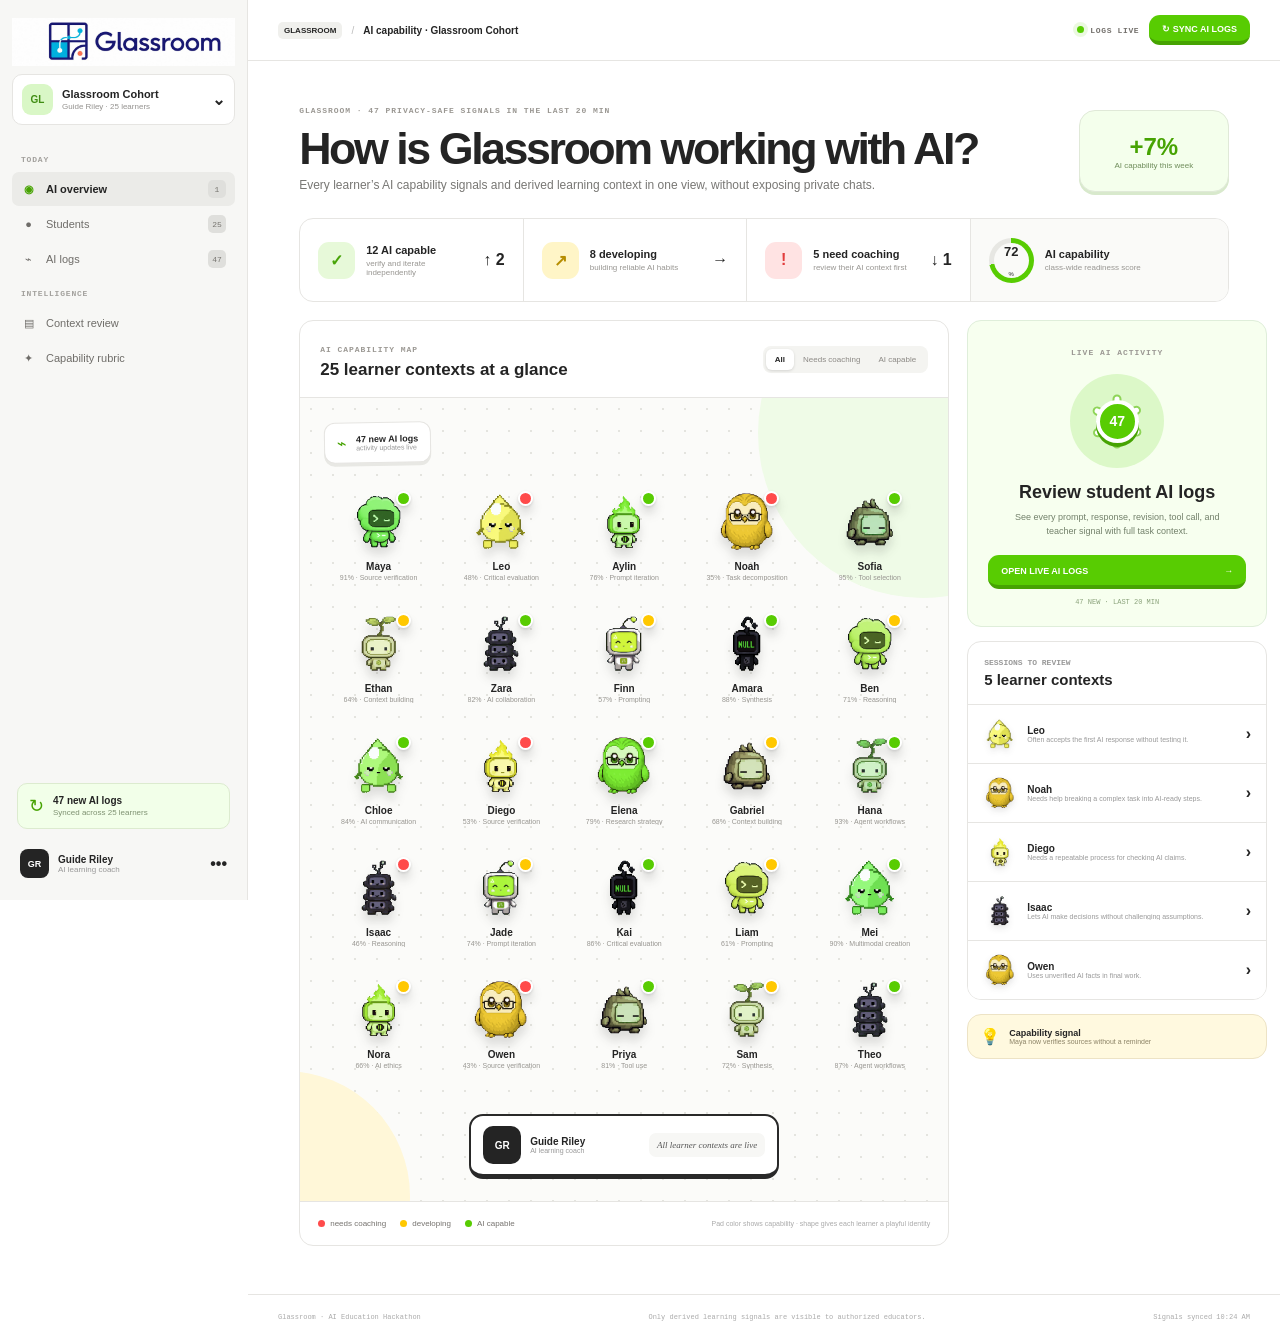
<file: index.html>
<!doctype html>
<html lang="en">
<head>
  <meta charset="utf-8">
  <meta name="viewport" content="width=device-width,initial-scale=1">
  <meta name="theme-color" content="#58cc02">
  <title>Glassroom · AI Capability</title>
  <meta name="description" content="Glassroom teacher dashboard for privacy-preserving AI capability signals.">
  <style>
    :root{--ink:#242424;--muted:#787774;--line:#e6e5e2;--green:#58cc02;--green-dark:#46a302;--yellow:#ffc800;--red:#ff4b4b}*{box-sizing:border-box}html{scroll-behavior:smooth}body{margin:0;background:#fff;color:var(--ink);font-family:Inter,ui-sans-serif,-apple-system,BlinkMacSystemFont,"Segoe UI",sans-serif}button{font:inherit;color:inherit;cursor:pointer}.shell{display:flex;min-height:100vh}.sidebar{position:sticky;top:0;z-index:10;display:flex;width:248px;height:100vh;flex:0 0 auto;flex-direction:column;border-right:1px solid var(--line);background:#f7f7f5;padding:18px 12px 14px}.wordmark{display:flex;align-items:center;gap:9px;padding:2px 8px 16px;font-size:14px}.mark{position:relative;width:27px;height:27px;transform:rotate(-2deg);border:2px solid #242424;border-radius:8px;background:#fff;box-shadow:0 2px 0 #242424}.mark i{position:absolute;top:7px;left:5px;width:7px;height:7px;border-radius:50%;background:var(--green)}.mark i+i{top:11px;right:5px;left:auto;background:var(--yellow)}.class-switch{display:flex;width:100%;align-items:center;gap:9px;border:1px solid var(--line);border-radius:10px;background:#fff;padding:9px;text-align:left}.class-switch>span:nth-child(2){flex:1}.class-icon{display:grid;width:31px;height:31px;place-items:center;border-radius:9px;background:#d9f7c6;color:#3f8d12;font-size:10px;font-weight:850}.class-switch strong,.class-switch small{display:block}.class-switch strong{font-size:11px}.class-switch small{margin-top:2px;color:#94928f;font-size:8px}.sidebar nav{padding-top:18px}.sidebar nav label{display:block;padding:12px 9px 7px;color:#a3a19d;font:700 8px ui-monospace,monospace;letter-spacing:.1em}.sidebar nav a{display:flex;height:34px;align-items:center;gap:10px;margin:1px 0;border-radius:7px;padding:0 9px;color:#6f6d69;font-size:11px;text-decoration:none}.sidebar nav a.active{background:#ebebe8;color:#242424;font-weight:700}.sidebar nav a>span{width:15px;text-align:center}.sidebar nav a.active>span{color:var(--green-dark)}.sidebar nav kbd{display:grid;min-width:18px;height:18px;place-items:center;margin-left:auto;border:0;border-radius:5px;background:#dfdfdc;color:#777570;font:8px ui-monospace,monospace}.side-bottom{margin-top:auto}.sync-card{display:flex;align-items:center;gap:9px;margin:12px 5px;border:1px solid #dcebcf;border-radius:10px;background:#f2ffe9;padding:11px}.sync-card>span{color:var(--green-dark);font-size:18px}.sync-card p{margin:0}.sync-card strong,.sync-card small{display:block}.sync-card strong{font-size:10px}.sync-card small{margin-top:2px;color:#7e9171;font-size:8px}.profile{display:flex;width:100%;align-items:center;gap:9px;border:0;border-radius:8px;background:transparent;padding:8px;text-align:left}.profile>span{display:grid;width:29px;height:29px;place-items:center;border-radius:8px;background:#242424;color:#fff;font-size:9px;font-weight:800}.profile p{flex:1;margin:0}.profile strong,.profile small{display:block}.profile strong{font-size:10px}.profile small{color:#999;font-size:8px}.main{display:flex;min-width:0;min-height:100vh;flex:1;flex-direction:column}.topbar{position:sticky;top:0;z-index:8;display:flex;height:61px;align-items:center;justify-content:space-between;border-bottom:1px solid var(--line);background:#ffffffef;padding:0 30px;backdrop-filter:blur(15px)}.crumbs{display:flex;align-items:center;gap:9px;font-size:10px}.crumbs span{border-radius:5px;background:#f0f0ed;padding:4px 6px;font-size:8px;font-weight:800}.crumbs i{color:#bbb;font-style:normal}.actions{display:flex;align-items:center;gap:10px}.live{color:#74716d;font:700 8px ui-monospace,monospace;letter-spacing:.08em}.live i{display:inline-block;width:7px;height:7px;margin-right:6px;border-radius:50%;background:var(--green);box-shadow:0 0 0 4px #58cc021f;animation:pulse 2s infinite}.sync{border:0;border-bottom:4px solid var(--green-dark);border-radius:11px;background:var(--green);color:#fff;padding:9px 13px 7px;font-size:9px;font-weight:850}.content{width:min(1430px,100%);margin:0 auto;padding:38px clamp(24px,4vw,64px) 48px}.hero{display:flex;align-items:flex-end;justify-content:space-between;gap:24px;margin-bottom:26px}.hero .eyebrow,.card-head .eyebrow,.activity>.eyebrow{color:#9b9893;font:700 8px ui-monospace,monospace;letter-spacing:.12em}.hero h1{margin:8px 0 7px;font-size:clamp(30px,3.5vw,48px);line-height:1.03;letter-spacing:-.055em}.hero p{margin:0;color:var(--muted);font-size:12px}.growth{display:flex;width:150px;height:82px;flex-direction:column;align-items:center;justify-content:center;border:1px solid #e0e9d8;border-radius:16px;background:#f4ffec;box-shadow:0 3px 0 #d8e9cc}.growth b{color:var(--green-dark);font-size:24px}.growth small{color:#6f8d5b;font-size:8px}.metrics{display:grid;grid-template-columns:repeat(3,1fr) 1.15fr;overflow:hidden;margin-bottom:18px;border:1px solid var(--line);border-radius:14px}.metrics>div{display:flex;min-height:82px;align-items:center;gap:11px;border-right:1px solid var(--line);padding:16px 18px}.metrics>div:last-child{border:0;background:#fafaf8}.metric{display:grid;width:37px;height:37px;place-items:center;border-radius:11px;font-weight:900}.metric.green{background:#e7f9d9;color:#48a408}.metric.yellow{background:#fff5c7;color:#b68d00}.metric.red{background:#ffe3e3;color:#e23d3d}.metrics p{flex:1;margin:0}.metrics p strong,.metrics p small{display:block}.metrics p strong{font-size:11px}.metrics p small{margin-top:3px;color:#989692;font-size:8px}.ring{position:relative;display:grid;width:45px;height:45px;place-items:center;border-radius:50%;background:conic-gradient(var(--green) 72%,#e7e7e3 0)}.ring:before{position:absolute;inset:5px;border-radius:50%;background:#fafaf8;content:""}.ring b,.ring small{position:relative;z-index:1}.ring b{font-size:13px}.ring small{font-size:6px}.grid{display:grid;grid-template-columns:minmax(650px,1fr) 300px;gap:18px;align-items:start}.map,.activity,.review,.signal{border:1px solid var(--line);border-radius:14px;background:#fff}.map{overflow:hidden}.card-head{display:flex;min-height:72px;align-items:center;justify-content:space-between;gap:16px;border-bottom:1px solid var(--line);padding:17px 20px}.card-head h2{margin:4px 0 0;font-size:17px}.filters{display:flex;border-radius:8px;background:#f4f4f1;padding:3px}.filters button{border:0;border-radius:6px;background:transparent;padding:6px 9px;color:#8c8985;font-size:8px}.filters button.active{background:#fff;color:#242424;font-weight:700;box-shadow:0 1px 3px #0002}.field{position:relative;display:grid;min-height:695px;grid-template-columns:repeat(5,minmax(90px,1fr));align-content:start;gap:31px 10px;overflow:hidden;background-color:#fbfbf9;background-image:radial-gradient(#e4e4df 1px,transparent 1px);background-size:22px 22px;padding:92px 22px 132px}.field:before,.field:after{position:absolute;border-radius:50%;content:""}.field:before{top:-130px;right:-140px;width:330px;height:330px;background:#effbe7}.field:after{bottom:-120px;left:-140px;width:250px;height:250px;background:#fff7d8}.log-note{position:absolute;top:24px;left:24px;z-index:3;display:flex;align-items:center;gap:9px;transform:rotate(-1deg);border:1px solid var(--line);border-radius:11px;background:#fff;padding:10px 12px;box-shadow:0 3px 0 #e8e8e4}.log-note>span{color:var(--green-dark)}.log-note p{margin:0}.log-note strong,.log-note small{display:block}.log-note strong{font-size:9px}.log-note small{color:#999;font-size:7px}.student{position:relative;z-index:4;display:flex;min-width:0;flex-direction:column;align-items:center;border:0;background:transparent;padding:0}.student:hover .dot{transform:translateY(-5px) scale(1.05)}.student>strong{margin-top:7px;font-size:10px}.student>small{max-width:100%;overflow:hidden;margin-top:2px;color:#979590;font-size:7px;text-overflow:ellipsis;white-space:nowrap}.dot{--dot:#58cc02;position:relative;display:block;width:57px;height:57px;transition:.22s;border:4px solid #fff;border-radius:50%;background:var(--dot);box-shadow:0 0 0 3px color-mix(in srgb,var(--dot) 32%,#ddd),0 7px 0 color-mix(in srgb,var(--dot) 72%,#333),0 10px 18px #2020201f}.dot:before{position:absolute;top:15%;left:20%;width:28%;height:18%;transform:rotate(-22deg);border-radius:50%;background:#ffffff61;content:""}.dot:after{position:absolute;top:-5px;right:-7px;width:8px;height:8px;border:2px solid #fff;border-radius:50%;background:var(--state);content:""}.teacher{position:absolute;bottom:22px;left:50%;z-index:5;display:grid;width:310px;grid-template-columns:38px 1fr auto;align-items:center;gap:9px;transform:translateX(-50%);border:2px solid #292929;border-bottom-width:5px;border-radius:14px;background:#fff;padding:10px 12px}.teacher>span{display:grid;width:38px;height:38px;place-items:center;border-radius:10px;background:#242424;color:#fff;font-size:10px;font-weight:800}.teacher p{margin:0}.teacher strong,.teacher small{display:block}.teacher strong{font-size:10px}.teacher small{color:#999;font-size:7px}.teacher i{border-radius:7px;background:#f7f7f5;padding:7px 8px;color:#555;font:italic 9px Georgia,serif}.legend{display:flex;min-height:44px;align-items:center;gap:14px;border-top:1px solid var(--line);padding:0 18px;color:#76736f;font-size:8px}.legend span{display:flex;align-items:center;gap:5px}.legend i{width:7px;height:7px;border-radius:50%}.legend small{margin-left:auto;color:#aaa;font-size:7px}.rail{display:flex;flex-direction:column;gap:14px}.activity{border-color:#dfeeda;background:#f7ffef;padding:20px;text-align:center}.radar{position:relative;display:grid;width:94px;height:94px;place-items:center;margin:15px auto 14px;border-radius:50%;background:#dcf8c8}.radar i{position:absolute;width:54px;height:9px;border:2px solid #8ed457;border-radius:9px;background:#fff;transform:rotate(28deg)}.radar i:nth-child(2){transform:rotate(90deg)}.radar i:nth-child(3){transform:rotate(150deg)}.radar b{position:relative;z-index:2;display:grid;width:43px;height:43px;place-items:center;border:4px solid #fff;border-radius:50%;background:var(--green);color:#fff;box-shadow:0 4px 0 var(--green-dark);font-size:14px}.activity h3{margin:0;font-size:18px}.activity p{max-width:220px;margin:8px auto 16px;color:#72806a;font-size:9px;line-height:1.55}.activity button,.drawer-action{width:100%;border:0;border-bottom:4px solid var(--green-dark);border-radius:11px;background:var(--green);color:#fff;padding:11px 13px 9px;text-align:left;font-size:9px;font-weight:850}.activity button span,.drawer-action span{float:right}.activity>small{display:block;margin-top:9px;color:#8aa27b;font:7px ui-monospace,monospace}.review{overflow:hidden}.review-head{display:flex;align-items:center;justify-content:space-between;padding:16px}.review-head small,.review-head strong{display:block}.review-head small{color:#999;font:700 8px ui-monospace,monospace}.review-head strong{margin-top:4px;font-size:15px}.review-row{display:flex;width:100%;align-items:center;gap:10px;border:0;border-top:1px solid var(--line);background:#fff;padding:12px 15px;text-align:left}.mini-dot{width:29px;height:29px;flex:0 0 auto;border:3px solid #fff;border-radius:50%;background:var(--dot);box-shadow:0 0 0 2px #ddd}.review-row p{min-width:0;flex:1;margin:0}.review-row strong,.review-row small{display:block}.review-row strong{font-size:10px}.review-row small{overflow:hidden;color:#999;font-size:7px;text-overflow:ellipsis;white-space:nowrap}.signal{display:flex;align-items:center;gap:9px;border-color:#ede3c5;background:#fff9df;padding:12px}.signal p{flex:1;margin:0}.signal strong,.signal small{display:block}.signal strong{font-size:9px}.signal small{color:#8d8467;font-size:7px}.footer{display:flex;height:44px;align-items:center;justify-content:space-between;border-top:1px solid var(--line);padding:0 30px;color:#aaa;font:7px ui-monospace,monospace}.drawer-bg{position:fixed;inset:0;z-index:50;display:none;background:#18181645;backdrop-filter:blur(4px)}.drawer-bg.open{display:block}.drawer{position:absolute;top:0;right:0;bottom:0;width:min(420px,100%);overflow:auto;background:#fff;padding:28px;box-shadow:-20px 0 60px #0003}.close{position:absolute;top:18px;right:18px;width:32px;height:32px;border:1px solid var(--line);border-radius:8px;background:#fff;font-size:18px}.drawer-hero{display:flex;flex-direction:column;align-items:center;padding:35px 0 22px}.drawer-hero .dot{width:112px;height:112px;border-width:7px}.pill{margin-top:23px;border-radius:20px;padding:5px 9px;font:700 7px ui-monospace,monospace}.drawer h2{margin:0;text-align:center;font-size:34px}.meta{margin:5px 0 23px;color:#888;font-size:9px;text-align:center}.level{border-block:1px solid var(--line);padding:18px 0}.level>div{display:flex;justify-content:space-between}.level p{height:9px;overflow:hidden;border-radius:8px;background:#eee}.level p i{display:block;height:100%;border-radius:8px}.drawer blockquote{margin:18px 0;border-left:3px solid #ccc;background:#f7f7f5;padding:15px;color:#555;font:italic 14px/1.5 Georgia,serif}.logs{overflow:hidden;margin-bottom:16px;border:1px solid var(--line);border-radius:11px}.logs header{display:flex;height:37px;align-items:center;justify-content:space-between;background:#f7f7f5;padding:0 12px;font-size:8px}.logs p{display:grid;grid-template-columns:22px 1fr auto;align-items:center;gap:8px;margin:0;border-top:1px solid var(--line);padding:10px}.logs p>i{display:grid;width:21px;height:21px;place-items:center;border-radius:6px;background:#e7f9d9;color:#419900;font-style:normal}.logs p strong,.logs p small{display:block}.logs p strong{font-size:8px}.logs p small,.logs time{color:#999;font-size:7px}.toast{position:fixed;bottom:20px;left:50%;z-index:80;transform:translate(-50%,30px);opacity:0;border-radius:10px;background:#242424;padding:11px 14px;color:#fff;font-size:9px;transition:.25s}.toast.show{transform:translate(-50%,0);opacity:1}@keyframes pulse{50%{transform:scale(.72);opacity:.55}}@media(max-width:1100px){.grid{grid-template-columns:1fr}.metrics{grid-template-columns:1fr 1fr}.rail{display:grid;grid-template-columns:1fr 1fr}.signal{grid-column:1/-1}}@media(max-width:760px){.sidebar{width:68px;padding:14px 8px}.wordmark strong,.class-switch>span:nth-child(2),.class-switch>b,.sidebar nav a:not(.active),.sidebar nav label,.sync-card,.profile p{display:none}.class-switch,.profile{justify-content:center}.content{padding:24px 15px}.growth{display:none}.topbar{padding:0 14px}.live{display:none}.map{overflow:auto}.field,.card-head,.legend{min-width:660px}.rail{grid-template-columns:1fr}.signal{grid-column:auto}.footer p{display:none}}@media(prefers-reduced-motion:reduce){*{animation:none!important;transition:none!important}}
  </style>
  <style>
    .glassroom-wordmark{position:relative;display:block;height:48px;overflow:hidden;padding:0;margin-bottom:8px}
    .glassroom-wordmark img{position:absolute;top:-34px;left:0;width:240px;max-width:none;height:auto}
    .student:hover .pad{transform:translateY(-5px) scale(1.05)}
    .pad{position:relative;display:grid;width:64px;height:64px;place-items:center;transition:.22s;filter:drop-shadow(0 8px 5px #20202022)}
    .pad img,.mini-pad img{display:block;width:100%;height:100%;object-fit:contain}
    .pad:after{position:absolute;top:1px;right:0;width:11px;height:11px;border:2px solid #fff;border-radius:50%;background:var(--state);box-shadow:0 1px 3px #0002;content:""}
    .mini-pad{display:grid;width:34px;height:34px;flex:0 0 auto;place-items:center;filter:drop-shadow(0 3px 3px #2020201f)}
    .drawer-hero .pad{width:132px;height:132px}
  </style>
</head>
<body>
  <div class="shell">
    <aside class="sidebar">
      <div class="wordmark glassroom-wordmark"><img src="glassroom-logo.png" alt="Glassroom"></div>
      <button class="class-switch"><span class="class-icon">GL</span><span><strong>Glassroom Cohort</strong><small>Guide Riley · 25 learners</small></span><b>⌄</b></button>
      <nav><label>TODAY</label><a class="active" href="#"><span>◉</span>AI overview<kbd>1</kbd></a><a href="#map"><span>●</span>Students<kbd>25</kbd></a><a href="#logs"><span>⌁</span>AI logs<kbd>47</kbd></a><label>INTELLIGENCE</label><a href="#logs"><span>▤</span>Context review</a><a href="#"><span>✦</span>Capability rubric</a></nav>
      <div class="side-bottom"><div class="sync-card"><span>↻</span><p><strong>47 new AI logs</strong><small>Synced across 25 learners</small></p></div><button class="profile"><span>GR</span><p><strong>Guide Riley</strong><small>AI learning coach</small></p><b>•••</b></button></div>
    </aside>
    <main class="main">
      <header class="topbar"><div class="crumbs"><span>GLASSROOM</span><i>/</i><strong>AI capability · Glassroom Cohort</strong></div><div class="actions"><span class="live"><i></i>LOGS LIVE</span><button class="sync" id="sync">↻ SYNC AI LOGS</button></div></header>
      <div class="content">
        <section class="hero"><div><span class="eyebrow">GLASSROOM · 47 PRIVACY-SAFE SIGNALS IN THE LAST 20 MIN</span><h1>How is Glassroom working with AI?</h1><p>Every learner’s AI capability signals and derived learning context in one view, without exposing private chats.</p></div><div class="growth"><b>+7%</b><small>AI capability this week</small></div></section>
        <section class="metrics"><div><span class="metric green">✓</span><p><strong id="capable">0 AI capable</strong><small>verify and iterate independently</small></p><b>↑ 2</b></div><div><span class="metric yellow">↗</span><p><strong id="developing">0 developing</strong><small>building reliable AI habits</small></p><b>→</b></div><div><span class="metric red">!</span><p><strong id="coaching">0 need coaching</strong><small>review their AI context first</small></p><b>↓ 1</b></div><div><span class="ring"><b id="avg">72</b><small>%</small></span><p><strong>AI capability</strong><small>class-wide readiness score</small></p></div></section>
        <div class="grid">
          <section class="map" id="map"><div class="card-head"><div><span class="eyebrow">AI CAPABILITY MAP</span><h2>25 learner contexts at a glance</h2></div><div class="filters"><button class="active" data-filter="all">All</button><button data-filter="coaching">Needs coaching</button><button data-filter="capable">AI capable</button></div></div><div class="field" id="field"><div class="log-note"><span>⌁</span><p><strong>47 new AI logs</strong><small>activity updates live</small></p></div><div class="teacher"><span>GR</span><p><strong>Guide Riley</strong><small>AI learning coach</small></p><i>All learner contexts are live</i></div></div><div class="legend"><span><i style="background:var(--red)"></i>needs coaching</span><span><i style="background:var(--yellow)"></i>developing</span><span><i style="background:var(--green)"></i>AI capable</span><small>Pad color shows capability · shape gives each learner a playful identity</small></div></section>
          <aside class="rail"><section class="activity"><span class="eyebrow">LIVE AI ACTIVITY</span><div class="radar"><i></i><i></i><i></i><b>47</b></div><h3>Review student AI logs</h3><p>See every prompt, response, revision, tool call, and teacher signal with full task context.</p><button id="openLogs">OPEN LIVE AI LOGS <span>→</span></button><small>47 NEW · LAST 20 MIN</small></section><section class="review" id="logs"><div class="review-head"><span><small>SESSIONS TO REVIEW</small><strong id="reviewCount">0 student contexts</strong></span></div><div id="reviewRows"></div></section><section class="signal"><span>💡</span><p><strong>Capability signal</strong><small>Maya now verifies sources without a reminder</small></p></section></aside>
        </div>
      </div>
      <footer class="footer"><span>Glassroom · AI Education Hackathon</span><p>Only derived learning signals are visible to authorized educators.</p><span>Signals synced 10:24 AM</span></footer>
    </main>
  </div>
  <div class="drawer-bg" id="drawerBg"><aside class="drawer"><button class="close" id="close">×</button><div class="drawer-hero"><span class="pad" id="drawerPad"><img alt=""></span><span class="pill" id="pill"></span></div><h2 id="drawerName"></h2><p class="meta" id="drawerMeta"></p><div class="level"><div><span>AI capability score</span><strong id="drawerScore"></strong></div><p><i id="levelBar"></i></p></div><blockquote id="drawerNote"></blockquote><section class="logs"><header><span>RECENT AI CONTEXT</span><b style="color:var(--green-dark)">Live</b></header><p><i>✓</i><span><strong>Output challenged</strong><small>Asked AI to explain a weak assumption</small></span><time>10:18</time></p><p><i>↗</i><span><strong id="drawerActivity">Capability activity</strong><small>Added context and refined the request</small></span><time>10:12</time></p><p><i>!</i><span><strong>Teacher signal</strong><small id="drawerSignal"></small></span><time>10:04</time></p></section><button class="drawer-action" id="fullContext">OPEN FULL AI CONTEXT <span>→</span></button></aside></div>
  <div class="toast" id="toast">AI logs synced ✓</div>
  <script>
    const students=[['Maya',91,'Source verification','#58cc02','Checks citations before using an AI answer.'],['Leo',48,'Critical evaluation','#ff5d5d','Often accepts the first AI response without testing it.'],['Aylin',76,'Prompt iteration','#2bb5f5','Refines prompts when the first result is too broad.'],['Noah',35,'Task decomposition','#ff4b4b','Needs help breaking a complex task into AI-ready steps.'],['Sofia',95,'Tool selection','#8b5cf6','Chooses tools strategically and explains why.'],['Ethan',64,'Context building','#ffc800','Adds useful context but still misses key constraints.'],['Zara',82,'AI collaboration','#ff8a35','Uses AI as a thinking partner, not an answer machine.'],['Finn',57,'Prompting','#ffb020','Writes clear requests but rarely follows up.'],['Amara',88,'Synthesis','#1cb0f6','Combines multiple AI outputs into one coherent view.'],['Ben',71,'Reasoning','#ce82ff','Asks AI to show its reasoning and checks key steps.'],['Chloe',84,'AI communication','#ff86d0','Turns AI drafts into clear, original writing.'],['Diego',53,'Source verification','#ff7043','Needs a repeatable process for checking AI claims.'],['Elena',79,'Research strategy','#00b8a9','Uses AI to map a topic before deeper research.'],['Gabriel',68,'Context building','#ffc800','Progressing with examples, roles, and constraints.'],['Hana',93,'Agent workflows','#58cc02','Builds reliable multi-step workflows and reviews outputs.'],['Isaac',46,'Reasoning','#ff5d5d','Lets AI make decisions without challenging assumptions.'],['Jade',74,'Prompt iteration','#2bb5f5','One step away from a consistent iteration habit.'],['Kai',86,'Critical evaluation','#8b5cf6','Actively challenges weak or unsupported AI outputs.'],['Liam',61,'Prompting','#ffb020','Gets better results when using a prompt framework.'],['Mei',90,'Multimodal creation','#00b8a9','Combines text, image, and data tools thoughtfully.'],['Nora',66,'AI ethics','#ff86d0','Recognizes bias but needs to document decisions.'],['Owen',43,'Source verification','#ff4b4b','Uses unverified AI facts in final work.'],['Priya',81,'Tool use','#1cb0f6','Selects tools well and documents her process.'],['Sam',72,'Synthesis','#ce82ff','Summarizes well but should preserve source nuance.'],['Theo',87,'Agent workflows','#ff8a35','Monitors multi-step tasks and recovers from errors.']].map((s,i)=>({id:i+1,name:s[0],score:s[1],capability:s[2],color:s[3],note:s[4]}));
    const status=s=>s<55?{label:'Needs coaching',tone:'red',color:'#ff4b4b'}:s<75?{label:'Developing',tone:'yellow',color:'#ffc800'}:{label:'AI capable',tone:'green',color:'#58cc02'};
    const padFamilies=['pad-01-cloud-terminal','pad-02-water-drop','pad-03-fire','pad-04-orange-owl','pad-05-rock','pad-06-sprout','pad-07-robot-stack','pad-08-blue-bot','pad-09-null-bot'];
    const padColors=['ed1212','ed3e12','ed6a12','ed9512','edc112','eded12','c1ed12','95ed12','6aed12','3eed12','12ed12'];
    const padState=s=>Math.max(0,Math.min(10,Math.round(s.score/10)));
    const padSrc=s=>{const n=padState(s),file=`${String(n).padStart(2,'0')}-${padColors[n]}.png`;return `recolorable-pads/steps/${padFamilies[(s.id-1)%padFamilies.length]}/${file}`};
    const capabilityColor=s=>`#${padColors[padState(s)]}`;
    const field=document.getElementById('field'),reviewRows=document.getElementById('reviewRows');
    function render(filter='all'){field.querySelectorAll('.student').forEach(e=>e.remove());const shown=students.filter(s=>filter==='all'||filter==='coaching'&&s.score<55||filter==='capable'&&s.score>=75);shown.forEach(s=>{const b=document.createElement('button');b.className='student';b.innerHTML=`<span class="pad" style="--state:${status(s.score).color}"><img src="${padSrc(s)}" alt=""></span><strong>${s.name}</strong><small>${s.score}% · ${s.capability}</small>`;b.onclick=()=>openStudent(s);field.insertBefore(b,field.querySelector('.teacher'))})}
    function metrics(){const c=students.filter(s=>s.score>=75).length,n=students.filter(s=>s.score<55).length;document.getElementById('capable').textContent=`${c} AI capable`;document.getElementById('developing').textContent=`${students.length-c-n} developing`;document.getElementById('coaching').textContent=`${n} need coaching`;document.getElementById('avg').textContent=Math.round(students.reduce((a,s)=>a+s.score,0)/students.length);document.getElementById('reviewCount').textContent=`${n} learner contexts`;students.filter(s=>s.score<55).forEach(s=>{const b=document.createElement('button');b.className='review-row';b.innerHTML=`<span class="mini-pad"><img src="${padSrc(s)}" alt=""></span><p><strong>${s.name}</strong><small>${s.note}</small></p><b>›</b>`;b.onclick=()=>openStudent(s);reviewRows.appendChild(b)})}
    function openStudent(s){const st=status(s.score),pad=document.getElementById('drawerPad');document.getElementById('drawerName').textContent=s.name;document.getElementById('drawerMeta').textContent=`Focus: ${s.capability} · ${7+s.id%5} AI log events today`;document.getElementById('drawerScore').textContent=`${s.score}%`;document.getElementById('drawerNote').textContent=`“${s.note}”`;document.getElementById('drawerActivity').textContent=`${s.capability} activity`;document.getElementById('drawerSignal').textContent=`${st.label} pattern detected`;pad.style.setProperty('--state',st.color);pad.querySelector('img').src=padSrc(s);document.getElementById('levelBar').style.cssText=`width:${s.score}%;background:${capabilityColor(s)}`;const pill=document.getElementById('pill');pill.textContent=st.label;pill.style.cssText=`background:${st.color}22;color:${st.color}`;document.getElementById('drawerBg').classList.add('open')}
    function toast(text){const t=document.getElementById('toast');t.textContent=text;t.classList.add('show');setTimeout(()=>t.classList.remove('show'),1800)}
    document.querySelectorAll('[data-filter]').forEach(b=>b.onclick=()=>{document.querySelectorAll('[data-filter]').forEach(x=>x.classList.remove('active'));b.classList.add('active');render(b.dataset.filter)});document.getElementById('close').onclick=()=>document.getElementById('drawerBg').classList.remove('open');document.getElementById('drawerBg').onclick=e=>{if(e.target.id==='drawerBg')e.currentTarget.classList.remove('open')};document.getElementById('sync').onclick=()=>toast('AI logs synced ✓');document.getElementById('openLogs').onclick=()=>toast('Live AI activity opened ✓');document.getElementById('fullContext').onclick=()=>toast('Full student context opened ✓');render();metrics();
  </script>
</body>
</html>
</file>
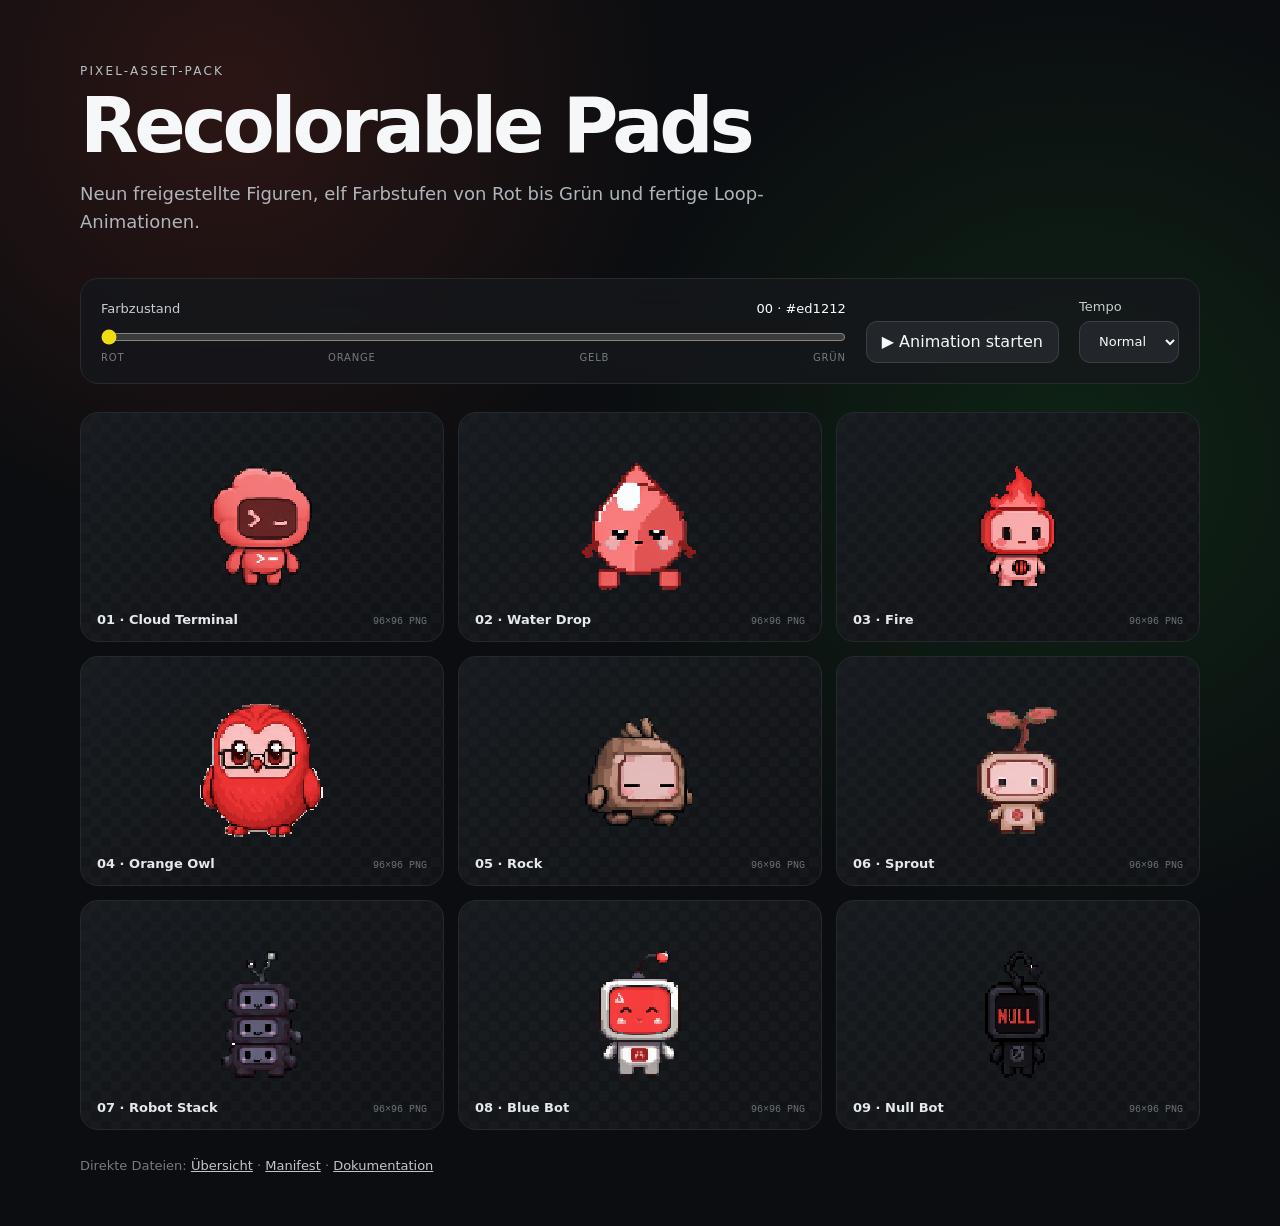
<file: frontend/public/recolorable-pads/index.html>
<!doctype html>
<html lang="de">
<head>
  <meta charset="utf-8">
  <meta name="viewport" content="width=device-width, initial-scale=1">
  <title>Recolorable Pads</title>
  <link rel="stylesheet" href="styles.css">
</head>
<body>
  <main>
    <header>
      <p class="eyebrow">PIXEL-ASSET-PACK</p>
      <h1>Recolorable Pads</h1>
      <p class="intro">Neun freigestellte Figuren, elf Farbstufen von Rot bis Grün und fertige Loop-Animationen.</p>
    </header>

    <section class="controls" aria-label="Farbsteuerung">
      <div class="range-wrap">
        <label for="step">Farbzustand <output id="step-value">00 · #f21313</output></label>
        <input id="step" type="range" min="0" max="10" step="1" value="0">
        <div class="scale"><span>Rot</span><span>Orange</span><span>Gelb</span><span>Grün</span></div>
      </div>
      <button id="play" type="button" aria-pressed="false">▶ Animation starten</button>
      <label class="speed">Tempo
        <select id="speed">
          <option value="260">Ruhig</option>
          <option value="140" selected>Normal</option>
          <option value="80">Schnell</option>
        </select>
      </label>
    </section>

    <section id="grid" class="grid" aria-live="polite"></section>

    <footer>
      <p>Direkte Dateien: <a href="preview-all-steps.png">Übersicht</a> · <a href="manifest.json">Manifest</a> · <a href="README.md">Dokumentation</a></p>
    </footer>
  </main>
  <script src="app.js"></script>
</body>
</html>
</file>
<file: frontend/public/recolorable-pads/styles.css>
:root {
  color-scheme: dark;
  font-family: Inter, ui-sans-serif, system-ui, -apple-system, BlinkMacSystemFont, "Segoe UI", sans-serif;
  background: #0b0d10;
  color: #f5f7f8;
}

* { box-sizing: border-box; }

body {
  margin: 0;
  min-height: 100vh;
  background:
    radial-gradient(circle at 18% 8%, rgba(243, 72, 44, .14), transparent 28rem),
    radial-gradient(circle at 84% 38%, rgba(42, 238, 65, .10), transparent 30rem),
    #0b0d10;
}

main { width: min(1120px, calc(100% - 32px)); margin: 0 auto; padding: 64px 0 40px; }
header { max-width: 720px; }
.eyebrow { margin: 0 0 12px; color: #b8c0c6; font-size: 12px; letter-spacing: .18em; }
h1 { margin: 0; font-size: clamp(42px, 7vw, 76px); line-height: .95; letter-spacing: -.055em; }
.intro { color: #aeb5bb; font-size: 18px; line-height: 1.55; }

.controls {
  margin: 42px 0 28px;
  display: grid;
  grid-template-columns: minmax(260px, 1fr) auto auto;
  gap: 20px;
  align-items: end;
  padding: 20px;
  border: 1px solid #272b30;
  border-radius: 18px;
  background: rgba(21, 24, 28, .82);
  backdrop-filter: blur(16px);
}

label { display: block; color: #c7cdd1; font-size: 13px; }
output { float: right; color: #fff; font-variant-numeric: tabular-nums; }
input[type="range"] { width: 100%; margin: 13px 0 7px; accent-color: #f0dd11; }
.scale { display: flex; justify-content: space-between; color: #737b82; font-size: 10px; text-transform: uppercase; letter-spacing: .08em; }

button, select {
  min-height: 42px;
  border: 1px solid #3a4046;
  border-radius: 11px;
  background: #22262b;
  color: #f7f8f9;
  padding: 0 15px;
  font: inherit;
}
button { cursor: pointer; }
button:hover { background: #2c3137; }
.speed select { display: block; margin-top: 7px; }

.grid { display: grid; grid-template-columns: repeat(3, 1fr); gap: 14px; }
.card {
  min-height: 230px;
  display: grid;
  place-items: center;
  position: relative;
  overflow: hidden;
  border: 1px solid #25292e;
  border-radius: 18px;
  background: linear-gradient(145deg, #171a1e, #101215);
}
.card::before {
  content: "";
  position: absolute;
  inset: 0;
  opacity: .25;
  background-image:
    linear-gradient(45deg, #25292e 25%, transparent 25%),
    linear-gradient(-45deg, #25292e 25%, transparent 25%),
    linear-gradient(45deg, transparent 75%, #25292e 75%),
    linear-gradient(-45deg, transparent 75%, #25292e 75%);
  background-size: 20px 20px;
  background-position: 0 0, 0 10px, 10px -10px, -10px 0;
}
.card img { width: 150px; height: 150px; object-fit: contain; image-rendering: pixelated; position: relative; z-index: 1; }
.card h2 { position: absolute; z-index: 2; left: 16px; bottom: 14px; margin: 0; color: #e6e9eb; font-size: 13px; font-weight: 600; }
.card code { position: absolute; z-index: 2; right: 16px; bottom: 14px; color: #697178; font-size: 10px; }

footer { margin-top: 28px; color: #737b82; font-size: 13px; }
a { color: #bfc7cc; }

@media (max-width: 760px) {
  main { padding-top: 40px; }
  .controls { grid-template-columns: 1fr; align-items: stretch; }
  .speed select { width: 100%; }
  .grid { grid-template-columns: repeat(2, 1fr); }
}

@media (max-width: 460px) {
  .grid { grid-template-columns: 1fr; }
}
</file>
